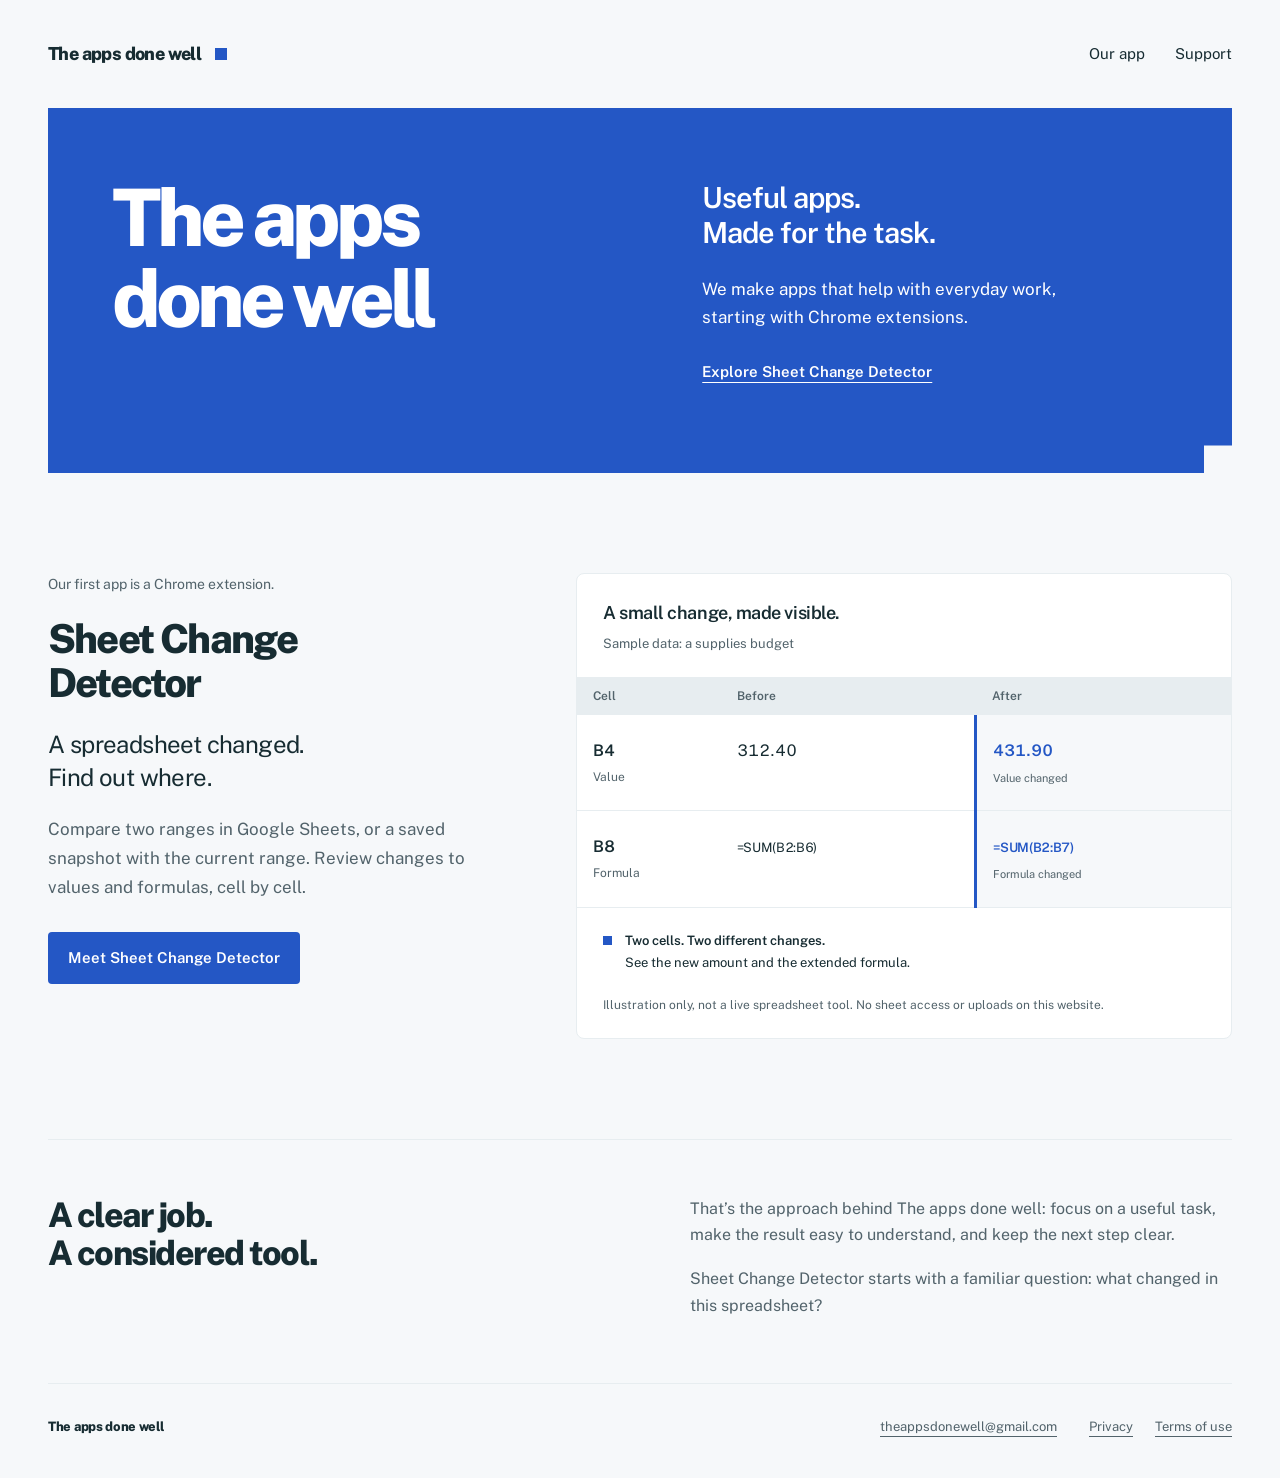
<file: index.html>
<!DOCTYPE html>
<html lang="en">
<head>
  <meta charset="UTF-8">
  <meta name="viewport" content="width=device-width, initial-scale=1.0">
  <title>The apps done well — Useful apps, starting with Chrome extensions</title>
  <meta name="description" content="The apps done well makes useful apps, starting with Chrome extensions. Meet Sheet Change Detector, a tool for finding changes in Google Sheets.">
  <link rel="canonical" href="https://theappsdonewell.github.io/">
  <meta property="og:title" content="The apps done well">
  <meta property="og:description" content="Useful apps, starting with Chrome extensions. Discover Sheet Change Detector.">
  <meta property="og:url" content="https://theappsdonewell.github.io/">
  <meta property="og:type" content="website">
  <link rel="stylesheet" href="/styles.css">
</head>
<body class="company-site">
  <a class="skip-link" href="#main">Skip to content</a>
  <div class="site-wrap">
    <header class="site-header">
      <a class="wordmark" href="/" aria-label="The apps done well home">The apps done well<span class="maker-mark" aria-hidden="true"></span></a>
      <nav aria-label="Main navigation">
        <a href="/apps/sheet-change-detector/">Our app</a>
        <a href="mailto:theappsdonewell@gmail.com">Support</a>
      </nav>
    </header>
    <main id="main" tabindex="-1">
      <section class="company-intro" aria-labelledby="company-heading">
        <h1 id="company-heading">The apps<br>done well</h1>
        <div class="intro-copy">
          <p class="intro-statement">Useful apps.<br>Made for the task.</p>
          <p>We make apps that help with everyday work, starting with Chrome extensions.</p>
          <a class="light-link" href="/apps/sheet-change-detector/">Explore Sheet Change Detector</a>
        </div>
      </section>

      <section class="product-discovery" aria-labelledby="product-heading">
        <div class="product-copy">
          <p class="context">Our first app is a Chrome extension.</p>
          <h2 id="product-heading">Sheet Change Detector</h2>
          <p>A spreadsheet changed.<br>Find out where.</p>
          <p>Compare two ranges in Google Sheets, or a saved snapshot with the current range. Review changes to values and formulas, cell by cell.</p>
          <a class="button-link" href="/apps/sheet-change-detector/">Meet Sheet Change Detector</a>
        </div>
        <figure class="comparison" aria-labelledby="sample-caption">
          <figcaption id="sample-caption"><strong>A small change, made visible.</strong><span>Sample data: a supplies budget</span></figcaption>
          <table>
            <caption class="visually-hidden">Two changed cells in a sample budget, comparing a saved snapshot with the current range</caption>
            <thead><tr><th scope="col">Cell</th><th scope="col">Before</th><th scope="col">After</th></tr></thead>
            <tbody>
              <tr><th scope="row">B4<span>Value</span></th><td>312.40</td><td class="changed-value">431.90<span class="change-label">Value changed</span></td></tr>
              <tr><th scope="row">B8<span>Formula</span></th><td><code>=SUM(B2:B6)</code></td><td class="changed-value"><code>=SUM(B2:B7)</code><span class="change-label">Formula changed</span></td></tr>
            </tbody>
          </table>
          <div class="sample-result"><span class="result-marker" aria-hidden="true"></span><p><strong>Two cells. Two different changes.</strong><br>See the new amount and the extended formula.</p></div>
          <p class="sample-note">Illustration only, not a live spreadsheet tool. No sheet access or uploads on this website.</p>
        </figure>
      </section>

      <section class="maker-note" aria-labelledby="approach-heading">
        <h2 id="approach-heading">A clear job.<br>A considered tool.</h2>
        <div><p>That’s the approach behind The apps done well: focus on a useful task, make the result easy to understand, and keep the next step clear.</p><p>Sheet Change Detector starts with a familiar question: what changed in this spreadsheet?</p></div>
      </section>
    </main>
    <footer class="site-footer">
      <p class="footer-name">The apps done well</p>
      <a class="support-link" href="mailto:theappsdonewell@gmail.com">theappsdonewell@gmail.com</a>
      <nav aria-label="Legal"><a href="/privacy.html">Privacy</a><a href="/terms.html">Terms of use</a></nav>
    </footer>
  </div>
</body>
</html>
</file>
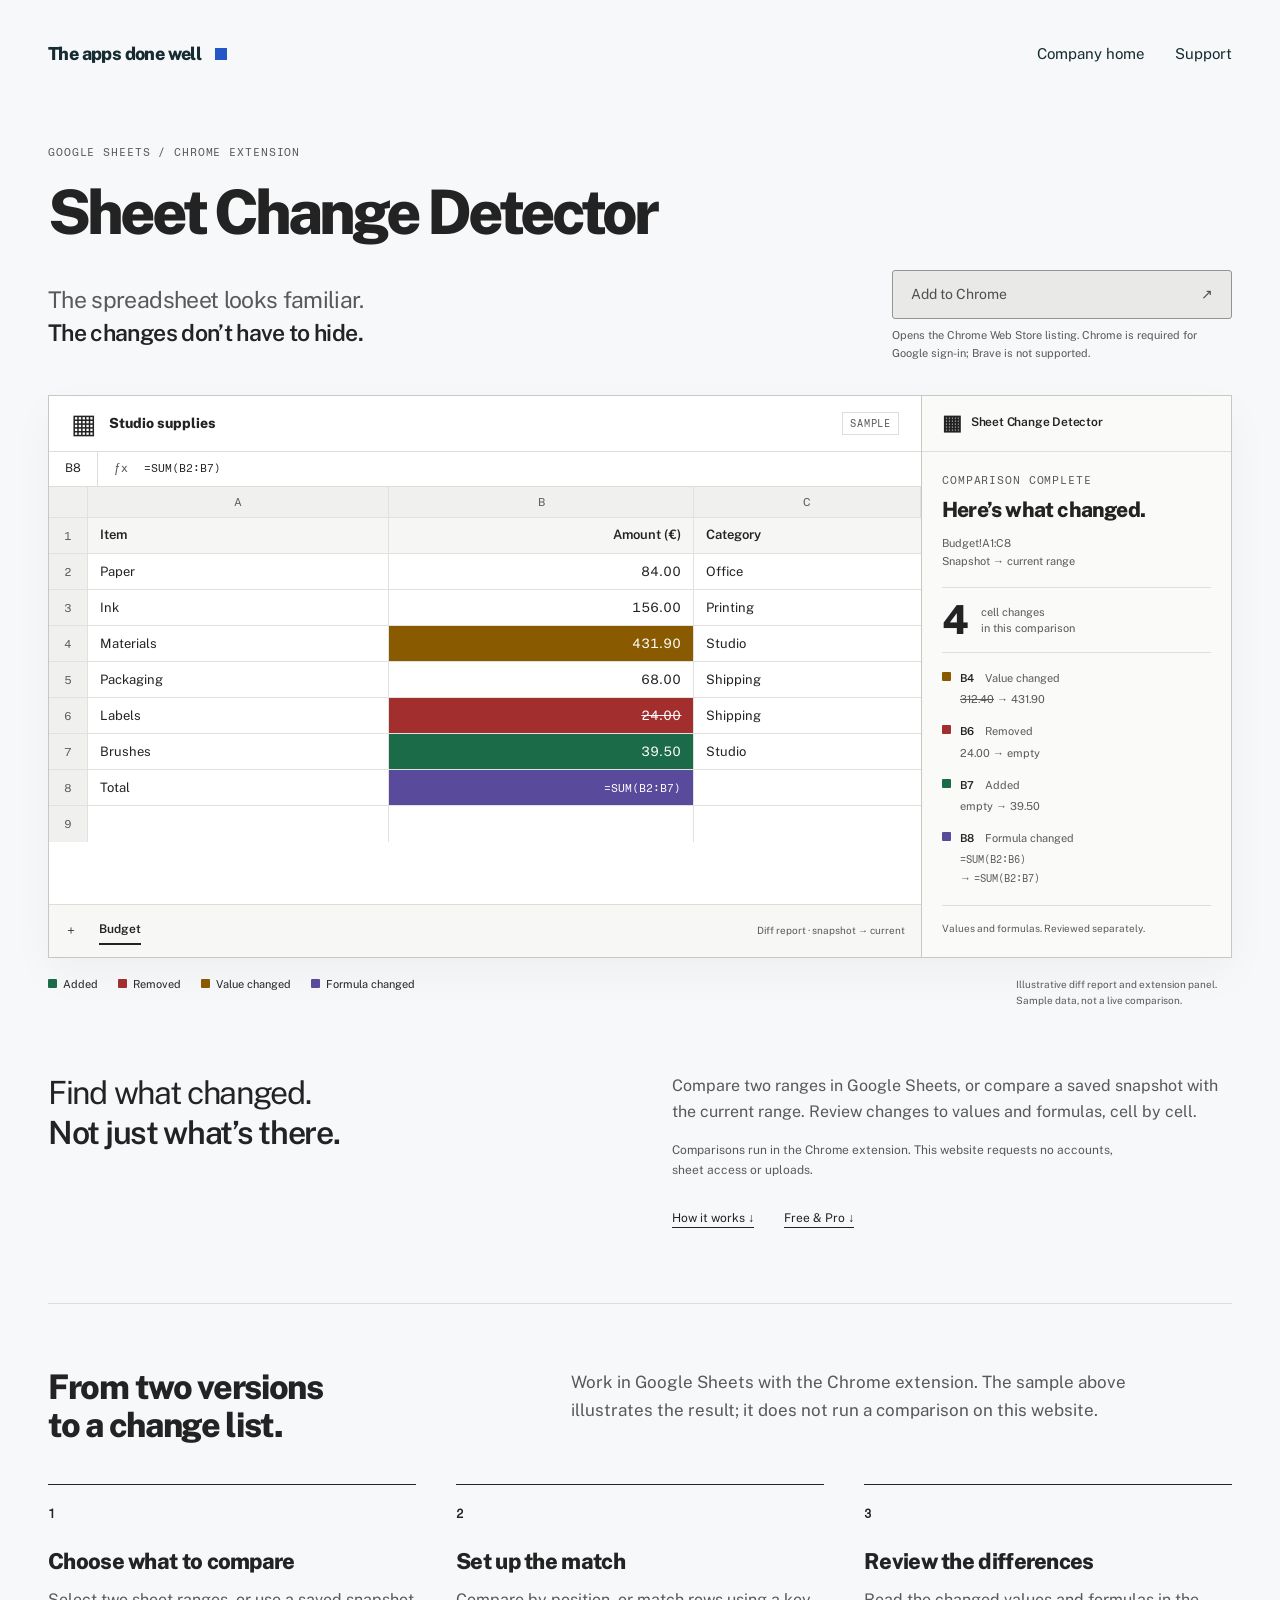
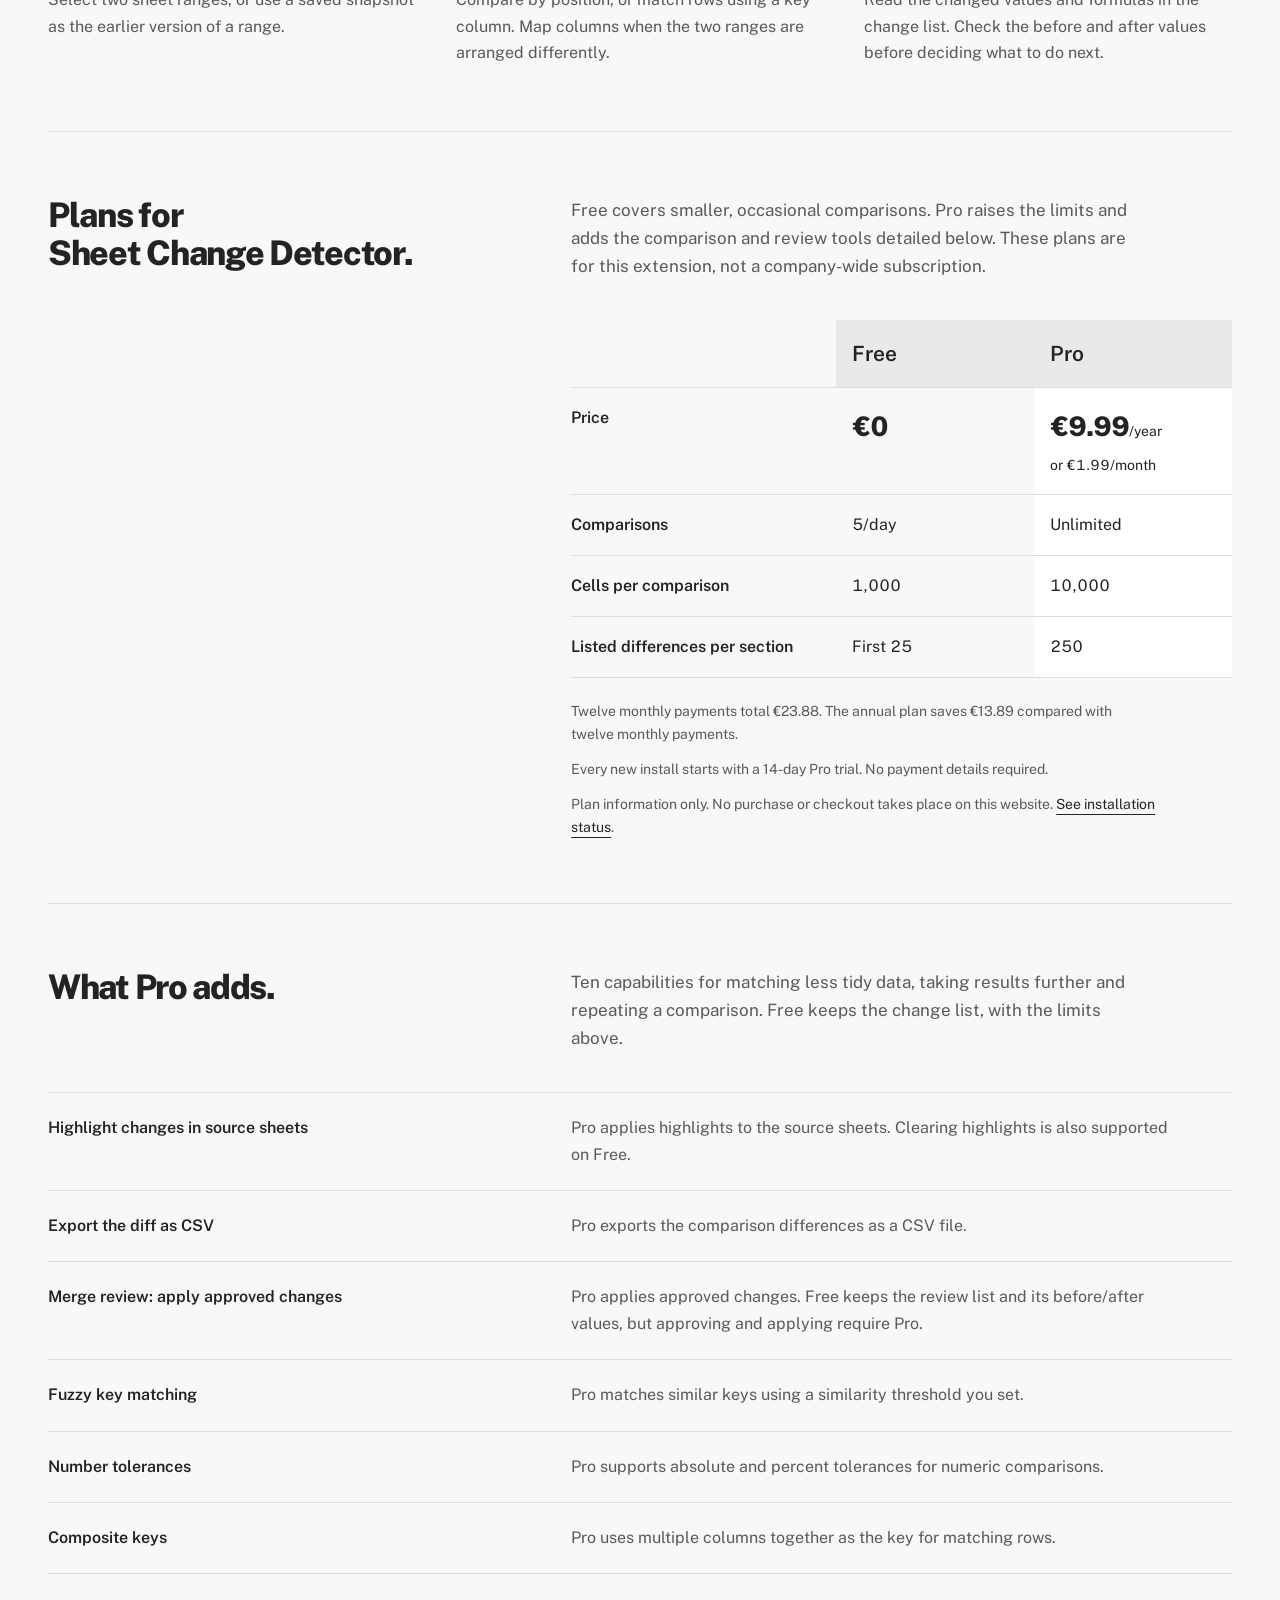
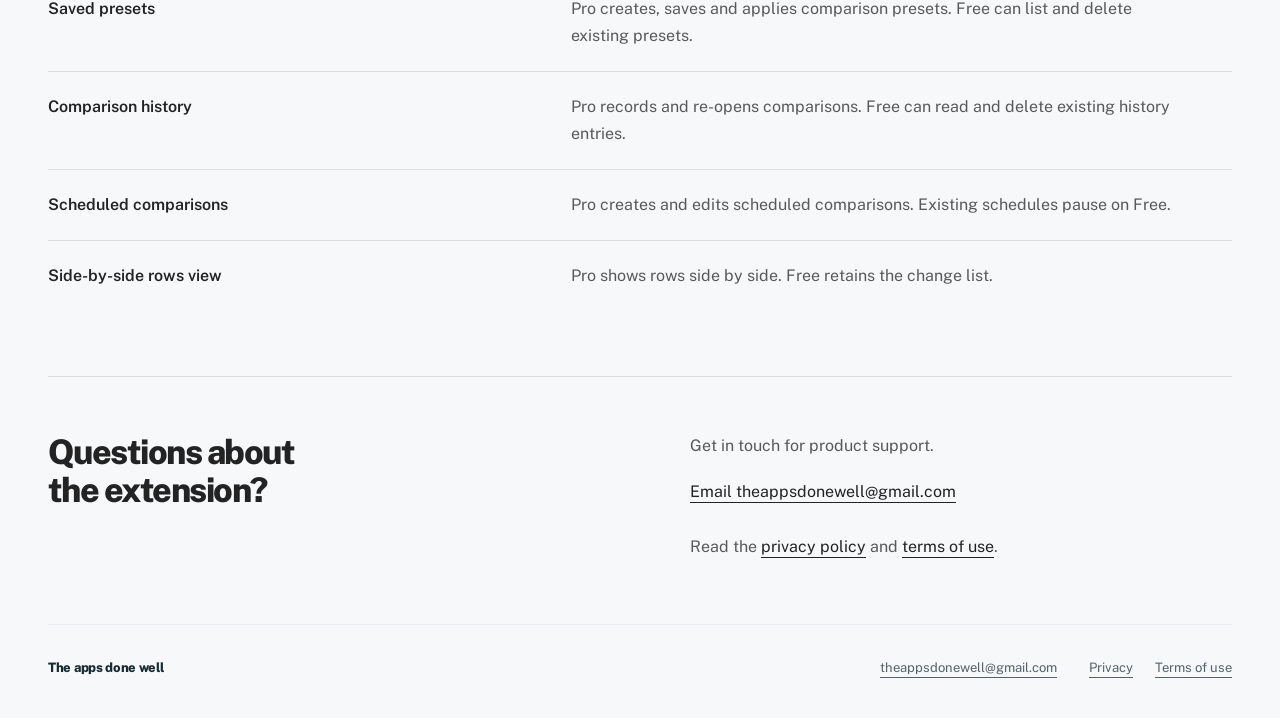
<file: apps/sheet-change-detector/index.html>
<!DOCTYPE html>
<html lang="en">
<head>
  <meta charset="UTF-8">
  <meta name="viewport" content="width=device-width, initial-scale=1.0">
  <title>Sheet Change Detector — The apps done well</title>
  <meta name="description" content="A Chrome extension for comparing values and formulas in Google Sheets. Compare two ranges or a saved snapshot and review cell-level changes.">
  <link rel="canonical" href="https://theappsdonewell.github.io/apps/sheet-change-detector/">
  <meta property="og:title" content="Sheet Change Detector — The apps done well">
  <meta property="og:description" content="Find what changed in Google Sheets. Compare values and formulas, cell by cell.">
  <meta property="og:url" content="https://theappsdonewell.github.io/apps/sheet-change-detector/">
  <meta property="og:type" content="website">
  <link rel="stylesheet" href="/styles.css">
  <link rel="stylesheet" href="/apps/sheet-change-detector/product.css">
</head>
<body class="company-site product-page">
  <a class="skip-link" href="#main">Skip to content</a>
  <div class="site-wrap">
    <header class="site-header">
      <a class="wordmark" href="/" aria-label="The apps done well home">The apps done well<span class="maker-mark" aria-hidden="true"></span></a>
      <nav aria-label="Main navigation"><a href="/">Company home</a><a href="mailto:theappsdonewell@gmail.com">Support</a></nav>
    </header>
    <main id="main" class="diff-product" tabindex="-1">
      <section class="product-intro" aria-labelledby="product-heading">
        <p class="context">GOOGLE SHEETS / CHROME EXTENSION</p>
        <h1 id="product-heading">Sheet Change Detector</h1>
        <div class="hero-bottom"><p class="product-lead">The spreadsheet looks familiar.<br><strong>The changes don’t have to hide.</strong></p><div id="installation" class="install-state"><a href="https://chromewebstore.google.com/detail/sheet-change-detector/fdaglnjlmdflcphdlikmecffibopgaje" aria-describedby="install-note">Add to Chrome <span aria-hidden="true">↗</span></a><p id="install-note">Opens the Chrome Web Store listing. Chrome is required for Google sign-in; Brave is not supported.</p></div></div>
      </section>

      <section id="sample" class="diff-demo" aria-labelledby="example-heading">
        <h2 id="example-heading" class="visually-hidden">A spreadsheet. Four kinds of change.</h2>
        <figure aria-labelledby="sample-caption">
          <div class="workspace">
            <div class="sheet">
              <div class="sheet-title"><span class="sheet-icon" aria-hidden="true">▦</span><strong>Studio supplies</strong><span class="sample-tag">SAMPLE</span></div>
              <div class="formula-bar"><span>B8</span><span aria-hidden="true">ƒx</span><code>=SUM(B2:B7)</code></div>
              <table class="sheet-grid">
                <caption class="visually-hidden">Sample diff report with added, removed, value and formula changes. Removed values are shown from the snapshot.</caption>
                <colgroup><col class="row-number"><col><col class="amount-column"><col class="note-column"></colgroup>
                <thead><tr><td></td><th scope="col">A</th><th scope="col">B</th><th scope="col">C</th></tr></thead>
                <tbody>
                  <tr class="sheet-labels"><th scope="row">1</th><td>Item</td><td>Amount (€)</td><td>Category</td></tr>
                  <tr><th scope="row">2</th><td>Paper</td><td>84.00</td><td>Office</td></tr>
                  <tr><th scope="row">3</th><td>Ink</td><td>156.00</td><td>Printing</td></tr>
                  <tr><th scope="row">4</th><td>Materials</td><td class="state-value"><span class="visually-hidden">Value changed: </span>431.90</td><td>Studio</td></tr>
                  <tr><th scope="row">5</th><td>Packaging</td><td>68.00</td><td>Shipping</td></tr>
                  <tr><th scope="row">6</th><td>Labels</td><td class="state-removed"><span class="visually-hidden">Removed: </span><del>24.00</del></td><td>Shipping</td></tr>
                  <tr><th scope="row">7</th><td>Brushes</td><td class="state-added"><span class="visually-hidden">Added: </span>39.50</td><td>Studio</td></tr>
                  <tr><th scope="row">8</th><td>Total</td><td class="state-formula"><span class="visually-hidden">Formula changed: </span><code>=SUM(B2:B7)</code></td><td></td></tr>
                  <tr class="empty-row"><th scope="row">9</th><td></td><td></td><td></td></tr>
                </tbody>
              </table>
              <div class="sheet-tabs"><span aria-hidden="true">＋</span><strong>Budget</strong><span>Diff report · snapshot → current</span></div>
            </div>
            <aside class="extension-panel" aria-label="Illustrative extension side panel">
              <div class="panel-brand"><span aria-hidden="true">▦</span> Sheet Change Detector</div>
              <div class="panel-content"><p class="panel-eyebrow">COMPARISON COMPLETE</p><h3>Here’s what changed.</h3><p class="panel-range">Budget!A1:C8<br>Snapshot → current range</p>
                <div class="change-count"><strong>4</strong><span>cell changes<br>in this comparison</span></div>
                <ul class="panel-changes">
                  <li><span class="state-dot value-dot" aria-hidden="true"></span><div><strong>B4 <span>Value changed</span></strong><p><del>312.40</del> → 431.90</p></div></li>
                  <li><span class="state-dot removed-dot" aria-hidden="true"></span><div><strong>B6 <span>Removed</span></strong><p>24.00 → empty</p></div></li>
                  <li><span class="state-dot added-dot" aria-hidden="true"></span><div><strong>B7 <span>Added</span></strong><p>empty → 39.50</p></div></li>
                  <li><span class="state-dot formula-dot" aria-hidden="true"></span><div><strong>B8 <span>Formula changed</span></strong><p><code>=SUM(B2:B6)</code><br>→ <code>=SUM(B2:B7)</code></p></div></li>
                </ul>
                <p class="panel-footnote">Values and formulas. Reviewed separately.</p>
              </div>
            </aside>
          </div>
          <figcaption id="sample-caption"><ul class="diff-legend" aria-label="Change colours"><li><span class="state-dot added-dot" aria-hidden="true"></span>Added</li><li><span class="state-dot removed-dot" aria-hidden="true"></span>Removed</li><li><span class="state-dot value-dot" aria-hidden="true"></span>Value changed</li><li><span class="state-dot formula-dot" aria-hidden="true"></span>Formula changed</li></ul><p>Illustrative diff report and extension panel. Sample data, not a live comparison.</p></figcaption>
        </figure>
        <div class="demo-summary"><p>Find what changed.<br><strong>Not just what’s there.</strong></p><div><p>Compare two ranges in Google Sheets, or compare a saved snapshot with the current range. Review changes to values and formulas, cell by cell.</p><p class="demo-privacy">Comparisons run in the Chrome extension. This website requests no accounts, sheet access or uploads.</p><nav class="journey-nav" aria-label="On this page"><a href="#workflow">How it works ↓</a><a href="#plans">Free &amp; Pro ↓</a></nav></div></div>
      </section>
      <section id="workflow" class="journey-section" aria-labelledby="workflow-heading">
        <div class="section-intro"><h2 id="workflow-heading">From two versions<br>to a change list.</h2><p>Work in Google Sheets with the Chrome extension. The sample above illustrates the result; it does not run a comparison on this website.</p></div>
        <ol class="workflow-steps">
          <li><h3>Choose what to compare</h3><p>Select two sheet ranges, or use a saved snapshot as the earlier version of a range.</p></li>
          <li><h3>Set up the match</h3><p>Compare by position, or match rows using a key column. Map columns when the two ranges are arranged differently.</p></li>
          <li><h3>Review the differences</h3><p>Read the changed values and formulas in the change list. Check the before and after values before deciding what to do next.</p></li>
        </ol>
      </section>
      <section id="plans" class="journey-section" aria-labelledby="plans-heading">
        <div class="section-intro"><h2 id="plans-heading">Plans for<br>Sheet Change Detector.</h2><p>Free covers smaller, occasional comparisons. Pro raises the limits and adds the comparison and review tools detailed below. These plans are for this extension, not a company-wide subscription.</p></div>
        <div class="plan-comparison">
          <table class="plans-table">
            <caption class="visually-hidden">Sheet Change Detector plan prices and comparison limits</caption>
            <thead><tr><td></td><th scope="col">Free</th><th scope="col">Pro</th></tr></thead>
            <tbody>
              <tr class="plan-price"><th scope="row">Price</th><td><strong>€0</strong></td><td><strong>€9.99<span>/year</span></strong><span class="monthly-price">or €1.99/month</span></td></tr>
              <tr><th scope="row">Comparisons</th><td>5/day</td><td>Unlimited</td></tr>
              <tr><th scope="row">Cells per comparison</th><td>1,000</td><td>10,000</td></tr>
              <tr><th scope="row">Listed differences per section</th><td>First 25</td><td>250</td></tr>
            </tbody>
          </table>
          <p class="plan-note">Twelve monthly payments total €23.88. The annual plan saves €13.89 compared with twelve monthly payments.</p>
          <p class="plan-note">Every new install starts with a 14-day Pro trial. No payment details required.</p>
          <p class="plan-note">Plan information only. No purchase or checkout takes place on this website. <a href="#installation">See installation status</a>.</p>
        </div>
      </section>
      <section class="journey-section pro-section" aria-labelledby="pro-heading">
        <div class="section-intro"><h2 id="pro-heading">What Pro adds.</h2><p>Ten capabilities for matching less tidy data, taking results further and repeating a comparison. Free keeps the change list, with the limits above.</p></div>
        <dl class="capability-list">
          <div><dt>Highlight changes in source sheets</dt><dd>Pro applies highlights to the source sheets. Clearing highlights is also supported on Free.</dd></div>
          <div><dt>Export the diff as CSV</dt><dd>Pro exports the comparison differences as a CSV file.</dd></div>
          <div><dt>Merge review: apply approved changes</dt><dd>Pro applies approved changes. Free keeps the review list and its before/after values, but approving and applying require Pro.</dd></div>
          <div><dt>Fuzzy key matching</dt><dd>Pro matches similar keys using a similarity threshold you set.</dd></div>
          <div><dt>Number tolerances</dt><dd>Pro supports absolute and percent tolerances for numeric comparisons.</dd></div>
          <div><dt>Composite keys</dt><dd>Pro uses multiple columns together as the key for matching rows.</dd></div>
          <div><dt>Saved presets</dt><dd>Pro creates, saves and applies comparison presets. Free can list and delete existing presets.</dd></div>
          <div><dt>Comparison history</dt><dd>Pro records and re-opens comparisons. Free can read and delete existing history entries.</dd></div>
          <div><dt>Scheduled comparisons</dt><dd>Pro creates and edits scheduled comparisons. Existing schedules pause on Free.</dd></div>
          <div><dt>Side-by-side rows view</dt><dd>Pro shows rows side by side. Free retains the change list.</dd></div>
        </dl>
      </section>
      <section class="maker-note" aria-labelledby="questions-heading"><h2 id="questions-heading">Questions about<br>the extension?</h2><div><p>Get in touch for product support.</p><a class="text-link" href="mailto:theappsdonewell@gmail.com">Email theappsdonewell@gmail.com</a><p class="legal-note">Read the <a href="/privacy.html">privacy policy</a> and <a href="/terms.html">terms of use</a>.</p></div></section>
    </main>
    <footer class="site-footer"><p class="footer-name">The apps done well</p><a class="support-link" href="mailto:theappsdonewell@gmail.com">theappsdonewell@gmail.com</a><nav aria-label="Legal"><a href="/privacy.html">Privacy</a><a href="/terms.html">Terms of use</a></nav></footer>
  </div>
</body>
</html>
</file>
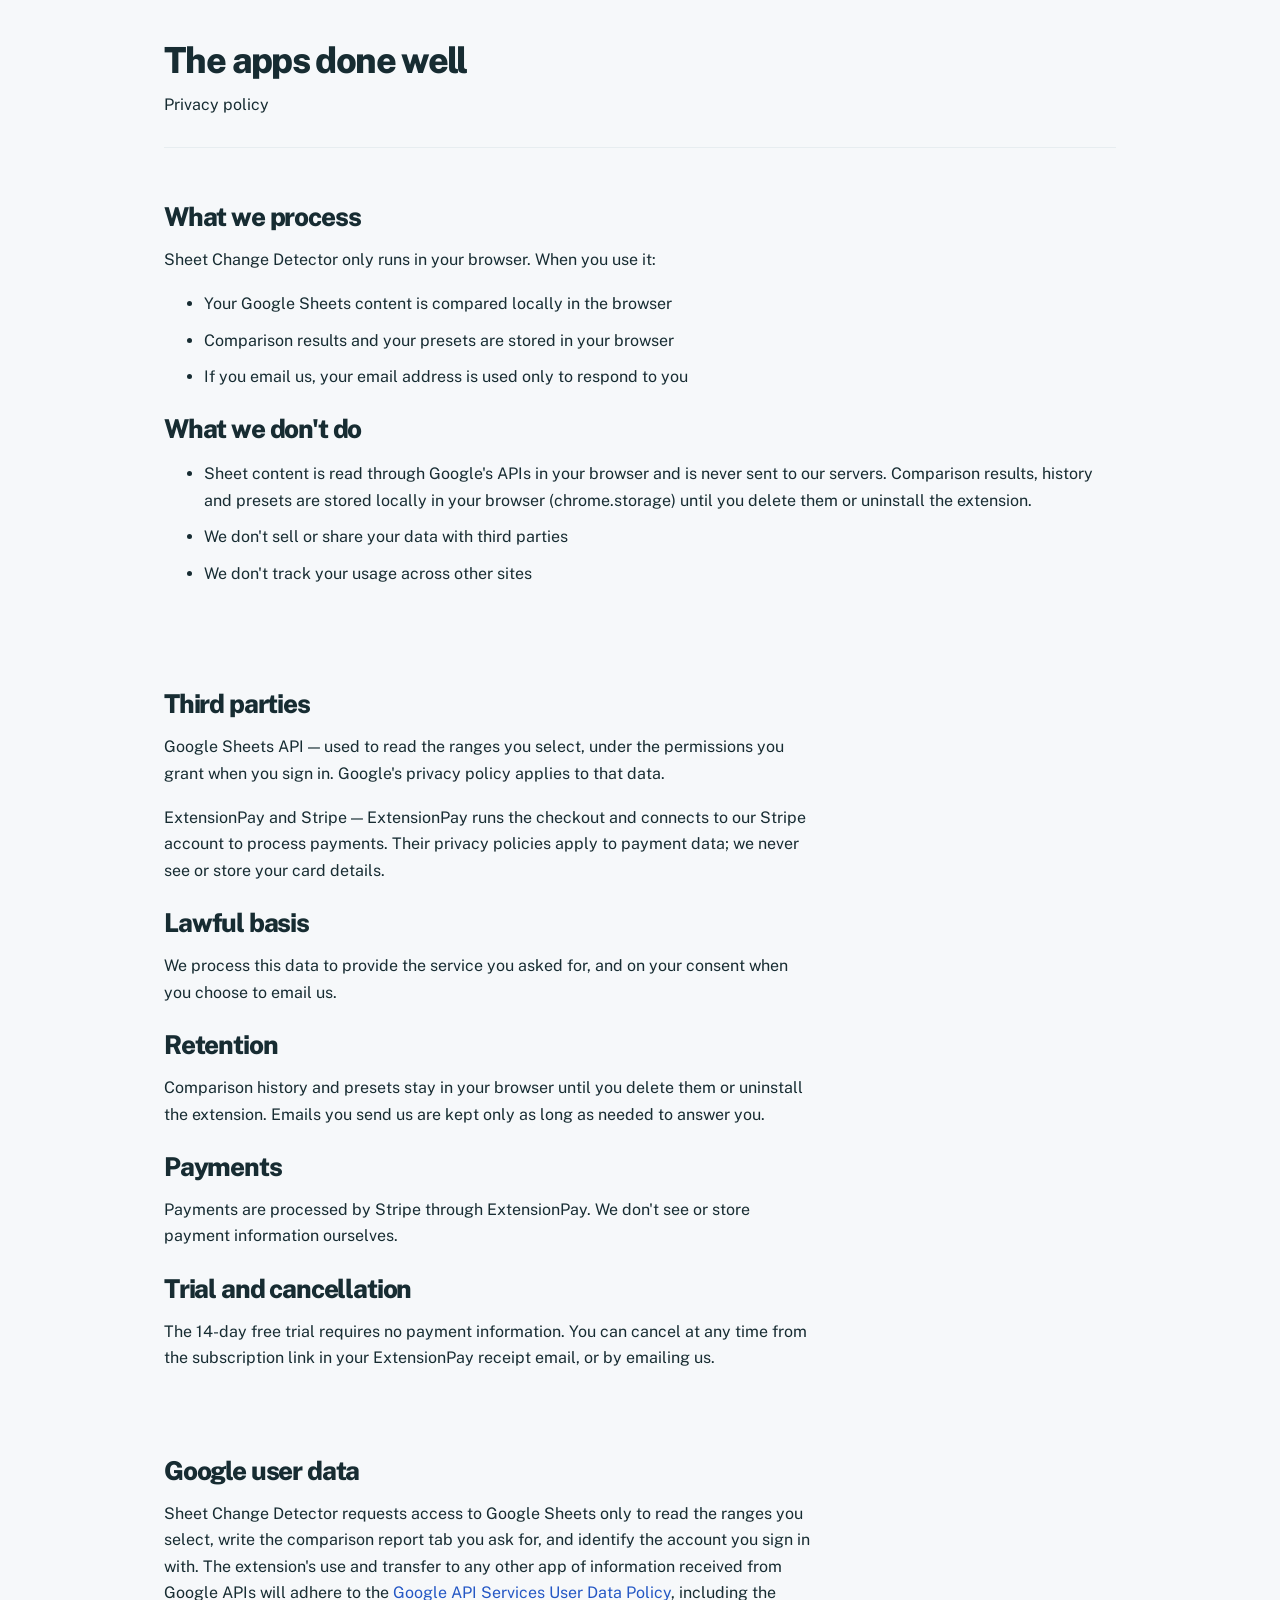
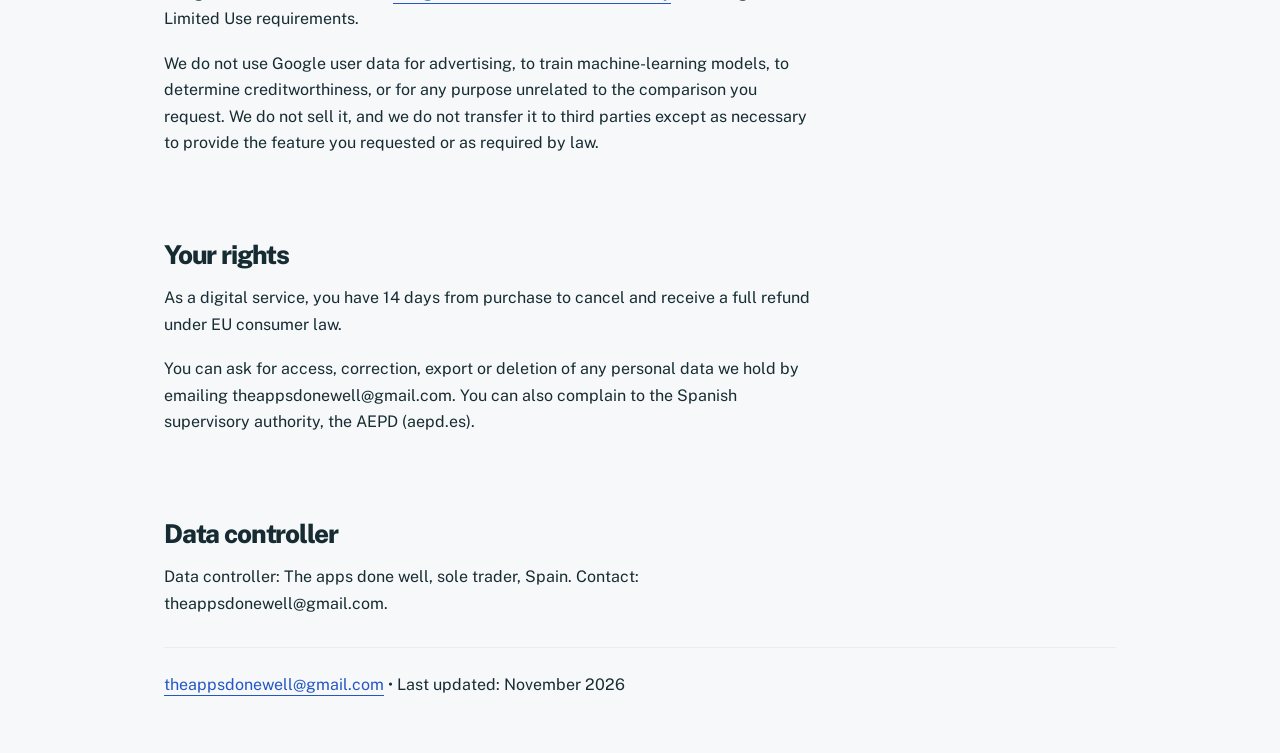
<file: privacy.html>
<!DOCTYPE html>
<html lang="en">
<head>
  <meta charset="UTF-8">
  <meta name="viewport" content="width=device-width, initial-scale=1.0">
  <title>Privacy policy - The apps done well</title>
  <meta name="description" content="Privacy policy for Sheet Change Detector Chrome extension. Learn what data we process and store.">
  <link rel="canonical" href="https://theappsdonewell.github.io/privacy.html">
  <meta property="og:title" content="Privacy policy - The apps done well">
  <meta property="og:description" content="Privacy policy for Sheet Change Detector Chrome extension.">
  <link rel="stylesheet" href="styles.css">
</head>
<body>
  <div class="container">
    <header>
      <h1>The apps done well</h1>
      <p>Privacy policy</p>
    </header>

    <section class="section">
      <h2 class="section-title">What we process</h2>
      <p>Sheet Change Detector only runs in your browser. When you use it:</p>
      <ul>
        <li>Your Google Sheets content is compared locally in the browser</li>
        <li>Comparison results and your presets are stored in your browser</li>
        <li>If you email us, your email address is used only to respond to you</li>
      </ul>

      <h2 class="section-title">What we don't do</h2>
      <ul>
        <li>Sheet content is read through Google's APIs in your browser and is never sent to our servers. Comparison results, history and presets are stored locally in your browser (chrome.storage) until you delete them or uninstall the extension.</li>
        <li>We don't sell or share your data with third parties</li>
        <li>We don't track your usage across other sites</li>
      </ul>
    </section>

    <section class="section">
      <h2 class="section-title">Third parties</h2>
      <p>Google Sheets API — used to read the ranges you select, under the permissions you grant when you sign in. Google's privacy policy applies to that data.</p>
      <p>ExtensionPay and Stripe — ExtensionPay runs the checkout and connects to our Stripe account to process payments. Their privacy policies apply to payment data; we never see or store your card details.</p>

      <h2 class="section-title">Lawful basis</h2>
      <p>We process this data to provide the service you asked for, and on your consent when you choose to email us.</p>

      <h2 class="section-title">Retention</h2>
      <p>Comparison history and presets stay in your browser until you delete them or uninstall the extension. Emails you send us are kept only as long as needed to answer you.</p>

      <h2 class="section-title">Payments</h2>
      <p>Payments are processed by Stripe through ExtensionPay. We don't see or store payment information ourselves.</p>

      <h2 class="section-title">Trial and cancellation</h2>
      <p>The 14-day free trial requires no payment information. You can cancel at any time from the subscription link in your ExtensionPay receipt email, or by emailing us.</p>
    </section>

    <section class="section">
      <h2 class="section-title">Google user data</h2>
      <p>Sheet Change Detector requests access to Google Sheets only to read the ranges you select, write the comparison report tab you ask for, and identify the account you sign in with. The extension's use and transfer to any other app of information received from Google APIs will adhere to the <a href="https://developers.google.com/terms/api-services-user-data-policy">Google API Services User Data Policy</a>, including the Limited Use requirements.</p>
      <p>We do not use Google user data for advertising, to train machine-learning models, to determine creditworthiness, or for any purpose unrelated to the comparison you request. We do not sell it, and we do not transfer it to third parties except as necessary to provide the feature you requested or as required by law.</p>
    </section>

    <section class="section">
      <h2 class="section-title">Your rights</h2>
      <p>As a digital service, you have 14 days from purchase to cancel and receive a full refund under EU consumer law.</p>
      <p>You can ask for access, correction, export or deletion of any personal data we hold by emailing theappsdonewell@gmail.com. You can also complain to the Spanish supervisory authority, the AEPD (aepd.es).</p>
    </section>

    <section class="section">
      <h2 class="section-title">Data controller</h2>
      <p>Data controller: The apps done well, sole trader, Spain. Contact: theappsdonewell@gmail.com.</p>
    </section>

    <footer>
      <p><a href="mailto:theappsdonewell@gmail.com">theappsdonewell@gmail.com</a> • Last updated: November 2026</p>
    </footer>
  </div>
</body>
</html>
</file>
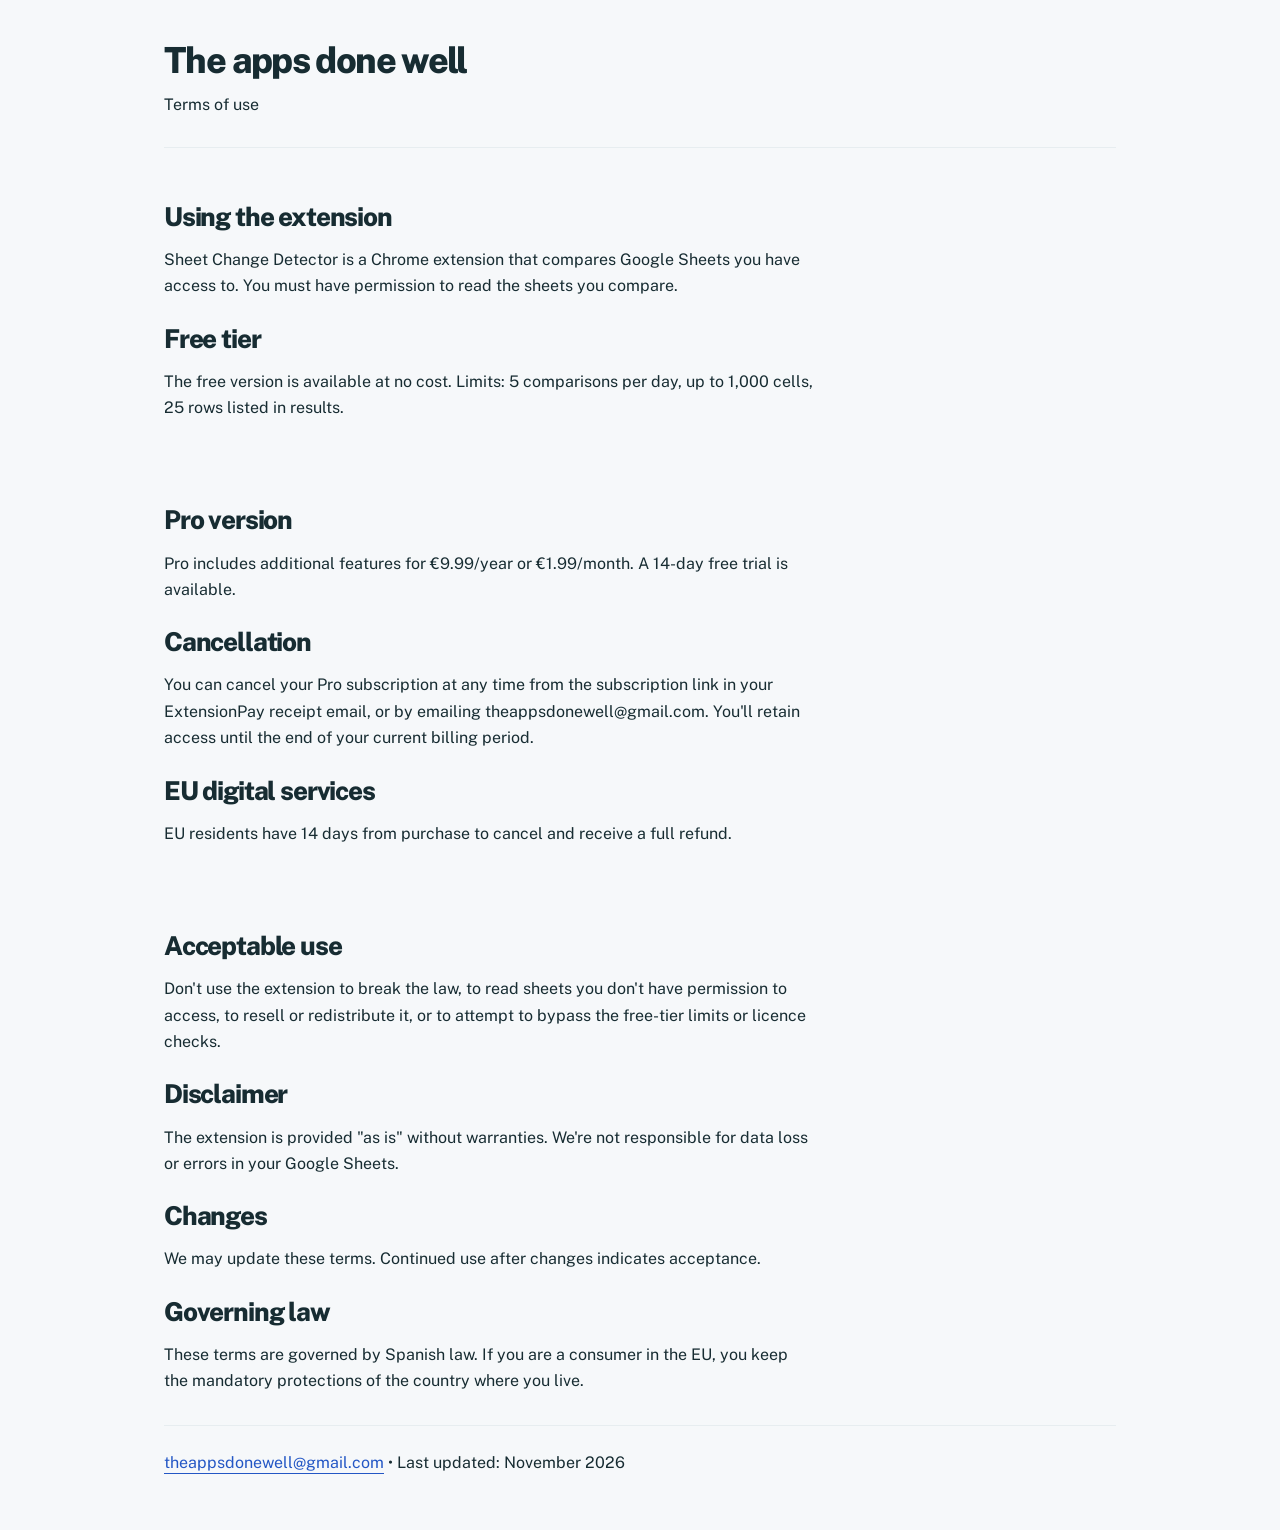
<file: terms.html>
<!DOCTYPE html>
<html lang="en">
<head>
  <meta charset="UTF-8">
  <meta name="viewport" content="width=device-width, initial-scale=1.0">
  <title>Terms of use - The apps done well</title>
  <meta name="description" content="Terms of use for Sheet Change Detector Chrome extension.">
  <link rel="canonical" href="https://theappsdonewell.github.io/terms.html">
  <meta property="og:title" content="Terms of use - The apps done well">
  <meta property="og:description" content="Terms of use for Sheet Change Detector Chrome extension.">
  <link rel="stylesheet" href="styles.css">
</head>
<body>
  <div class="container">
    <header>
      <h1>The apps done well</h1>
      <p>Terms of use</p>
    </header>

    <section class="section">
      <h2 class="section-title">Using the extension</h2>
      <p>Sheet Change Detector is a Chrome extension that compares Google Sheets you have access to. You must have permission to read the sheets you compare.</p>

      <h2 class="section-title">Free tier</h2>
      <p>The free version is available at no cost. Limits: 5 comparisons per day, up to 1,000 cells, 25 rows listed in results.</p>
    </section>

    <section class="section">
      <h2 class="section-title">Pro version</h2>
      <p>Pro includes additional features for €9.99/year or €1.99/month. A 14-day free trial is available.</p>

      <h2 class="section-title">Cancellation</h2>
      <p>You can cancel your Pro subscription at any time from the subscription link in your ExtensionPay receipt email, or by emailing theappsdonewell@gmail.com. You'll retain access until the end of your current billing period.</p>

      <h2 class="section-title">EU digital services</h2>
      <p>EU residents have 14 days from purchase to cancel and receive a full refund.</p>
    </section>

    <section class="section">
      <h2 class="section-title">Acceptable use</h2>
      <p>Don't use the extension to break the law, to read sheets you don't have permission to access, to resell or redistribute it, or to attempt to bypass the free-tier limits or licence checks.</p>

      <h2 class="section-title">Disclaimer</h2>
      <p>The extension is provided "as is" without warranties. We're not responsible for data loss or errors in your Google Sheets.</p>

      <h2 class="section-title">Changes</h2>
      <p>We may update these terms. Continued use after changes indicates acceptance.</p>

      <h2 class="section-title">Governing law</h2>
      <p>These terms are governed by Spanish law. If you are a consumer in the EU, you keep the mandatory protections of the country where you live.</p>
    </section>

    <footer>
      <p><a href="mailto:theappsdonewell@gmail.com">theappsdonewell@gmail.com</a> • Last updated: November 2026</p>
    </footer>
  </div>
</body>
</html>
</file>
<file: styles.css>
@font-face{font-family:'Public Sans';src:url('/fonts/public-sans-400.woff2') format('woff2');font-weight:400;font-display:swap}
@font-face{font-family:'Public Sans';src:url('/fonts/public-sans-600.woff2') format('woff2');font-weight:600;font-display:swap}
@font-face{font-family:'Public Sans';src:url('/fonts/public-sans-800.woff2') format('woff2');font-weight:800;font-display:swap}

:root{--paper:#F6F8FA;--ink:#172C32;--slate:#52636B;--blue:#2457C5;--mist:#E7EDF0;--white:#FFFFFF}
*{box-sizing:border-box}
html{-webkit-text-size-adjust:100%;scroll-padding-top:24px}
body{margin:0;background:var(--paper);color:var(--ink);font:400 18px/1.65 'Public Sans',sans-serif}
a{color:var(--blue);text-underline-offset:5px;text-decoration-thickness:1px}
a:hover{text-decoration-thickness:2px}
a:focus-visible,button:focus-visible,[tabindex]:focus-visible{outline:3px solid var(--blue);outline-offset:5px}
h1,h2,h3,p,figure{margin:0}
h1,h2,h3{font-weight:800;line-height:1.12;letter-spacing:-.045em;text-wrap:balance}
p{max-width:65ch}
p+p{margin-top:18px}
button{font:600 16px/1.4 'Public Sans',sans-serif}
.site-wrap{width:min(1328px,100%);margin-inline:auto;padding-inline:48px}
.site-header{display:flex;align-items:center;justify-content:space-between;gap:28px;padding-block:32px}
.wordmark{display:inline-flex;align-items:center;gap:14px;color:var(--ink);font-weight:800;font-size:18px;letter-spacing:-.6px;text-decoration:none}
.maker-mark{width:12px;height:12px;background:var(--blue)}
.site-header nav,.site-footer nav{display:flex;gap:30px;align-items:center}
.site-header nav a{font-size:15px;color:var(--ink);text-decoration:none;display:inline-flex;align-items:center;min-height:44px}
.site-header nav a:hover{text-decoration:underline}
.company-intro{display:grid;grid-template-columns:1.13fr 1fr;gap:64px;background:var(--blue);color:var(--white);padding:70px 64px 84px;clip-path:polygon(0 0,100% 0,100% calc(100% - 28px),calc(100% - 28px) calc(100% - 28px),calc(100% - 28px) 100%,0 100%)}
.company-intro h1{font-size:clamp(60px,6.2vw,80px);line-height:1.02;letter-spacing:-.065em;align-self:start}
.intro-copy{padding-top:3px;max-width:370px}
.intro-statement{font-size:29px;line-height:1.2;letter-spacing:-1px;font-weight:600;margin-bottom:24px}
.intro-copy>p:not(.intro-statement){font-size:17px;line-height:1.65}
.light-link{display:inline-block;color:var(--white);font-size:15px;font-weight:600;margin-top:24px;padding-block:5px}
.company-intro a:focus-visible{outline-color:var(--white);outline-offset:4px}
.product-discovery,.overview-sample{display:grid;grid-template-columns:minmax(0,.82fr) minmax(0,1.18fr);gap:72px;align-items:start;padding-block:100px}
.context{font-size:14px;color:var(--slate);margin-bottom:20px}
.product-copy h2{font-size:40px;max-width:10em}
.product-copy>p:not(.context){font-size:17px;color:var(--slate);line-height:1.7;margin-top:22px}
.product-copy h2+p{color:var(--ink)!important;font-size:24px!important;line-height:1.35!important;letter-spacing:-.6px}
.button-link{display:inline-block;background:var(--blue);color:var(--white);padding:14px 20px;margin-top:30px;font-size:15px;font-weight:600;text-decoration:none;border-radius:4px}
.button-link:hover{background:var(--ink)}
.comparison{margin:0;min-width:0;background:var(--white);border:1px solid var(--mist);border-radius:8px;overflow:hidden}
.comparison figcaption{padding:24px 26px 22px}
.comparison figcaption strong{display:block;font-size:18px;font-weight:600;letter-spacing:-.45px}
.comparison figcaption span{display:block;font-size:13px;color:var(--slate);margin-top:5px}
.comparison table{width:100%;border-collapse:collapse;table-layout:fixed;font-size:16px;line-height:1.5;font-variant-numeric:tabular-nums}
.comparison thead th{background:var(--mist);color:var(--slate);font-size:12px;font-weight:600;padding:10px 16px;text-align:left}
.comparison thead th:first-child{width:22%}
.comparison tbody th,.comparison td{padding:24px 16px;border-bottom:1px solid var(--mist);text-align:left;vertical-align:top}
.comparison tbody th{font-size:16px;font-weight:600}
.comparison tbody th span{display:block;color:var(--slate);font-size:12px;font-weight:400;margin-top:5px}
.comparison code{font:inherit;font-size:13px;white-space:nowrap;letter-spacing:-.35px}
.comparison .changed-value{background:var(--paper);color:var(--blue);font-weight:600;border-left:3px solid var(--blue)}
.change-label{display:block;color:var(--slate);font-size:11px;font-weight:400;margin-top:7px}
.sample-result{display:flex;align-items:start;gap:13px;padding:22px 26px;font-size:13px;line-height:1.7}
.sample-result strong{font-weight:600}
.result-marker{flex:0 0 9px;height:9px;background:var(--blue);margin-top:6px}
.sample-note{font-size:12px;color:var(--slate);line-height:1.65;padding:0 26px 22px;max-width:none}
.maker-note{display:grid;grid-template-columns:1fr 1fr;gap:100px;padding:56px 0 64px;border-top:1px solid var(--mist)}
.maker-note h2{font-size:34px}
.maker-note p{font-size:16px;color:var(--slate)}
.site-footer{border-top:1px solid var(--mist);padding:32px 0 40px;display:flex;align-items:center;flex-wrap:wrap;gap:20px 32px;font-size:13px}
.footer-name{font-weight:800;letter-spacing:-.3px;margin-right:auto}
.site-footer a{color:var(--slate)}
.site-footer nav{gap:22px}
.product-intro{padding:64px 0 62px;border-bottom:1px solid var(--mist)}
.product-intro h1{font-size:clamp(42px,5.3vw,68px);max-width:16em}
.product-lead{font-size:32px;line-height:1.25;letter-spacing:-1px;margin-top:28px}
.product-summary{display:grid;grid-template-columns:1.1fr 1fr;gap:96px;margin-top:34px}
.product-summary>p{font-size:17px;color:var(--slate)}
.install-state button{border:1px solid var(--slate);border-radius:4px;background:var(--mist);color:var(--slate);padding:15px 22px;cursor:not-allowed;opacity:1}
.install-state p{font-size:13px;color:var(--slate);margin-top:12px;max-width:36ch}
.overview-sample{padding-block:64px 80px}
.overview-sample h2{font-size:34px;margin-bottom:24px}
.overview-sample>div>p{font-size:17px;color:var(--slate)}
.text-link{font-size:16px;overflow-wrap:anywhere;display:inline-block;padding-block:8px}
.maker-note .text-link{margin-top:12px}
.legal-note{margin-top:20px}
.skip-link{position:absolute;left:24px;top:-100px;padding:10px 18px;background:var(--white);z-index:10}
.skip-link:focus{top:12px}
.visually-hidden{position:absolute;width:1px;height:1px;padding:0;margin:-1px;overflow:hidden;clip-path:inset(50%);white-space:nowrap;border:0}

/* Existing legal documents retain their published markup and readable layout. */
.container{max-width:1000px;margin:auto;padding:0 24px}
.container header{padding:40px 0 28px;border-bottom:1px solid var(--mist)}
.container header h1{font-size:36px;margin-bottom:12px}
.container .section{padding:30px 0}
.container h2{font-size:26px;margin:24px 0 16px}
.container p,.container li{font-size:16px}
.container li{margin-bottom:10px}
.container footer{padding:24px 0 40px;border-top:1px solid var(--mist);font-size:14px}
.container footer p{margin-bottom:14px}

@media(min-width:1600px){.site-wrap{padding-inline:48px}.company-intro{padding-top:80px;padding-bottom:94px}}
@media(max-width:1000px){
  .site-wrap{padding-inline:32px}
  .company-intro{padding:48px 40px 64px;gap:40px;grid-template-columns:1fr 1fr}
  .company-intro h1{font-size:60px}
  .intro-statement{font-size:25px}
  .product-discovery,.overview-sample{gap:32px;grid-template-columns:minmax(0,.8fr) minmax(0,1.2fr);padding-block:64px}
  .product-copy h2{font-size:32px}
  .comparison figcaption{padding:20px}
  .comparison tbody th,.comparison td{padding:20px 10px}
  .comparison thead th{padding-inline:10px}
  .comparison code{font-size:13px}
  .sample-result{padding:20px}
  .sample-note{padding:0 20px 20px}
  .maker-note{gap:40px}
  .product-summary{gap:40px}
}
@media(max-width:700px){
  .site-wrap{padding-inline:20px}
  .site-header{align-items:start;flex-direction:column;gap:5px;padding:24px 0 20px}
  .site-header nav{gap:24px}
  .wordmark{font-size:18px}
  .site-header nav a{font-size:14px}
  .company-intro{grid-template-columns:1fr;gap:32px;padding:38px 28px 54px}
  .company-intro h1{font-size:58px}
  .intro-copy{max-width:none;padding:0}
  .intro-statement{font-size:26px;margin-bottom:18px}
  .intro-copy>p:not(.intro-statement){font-size:16px}
  .light-link{font-size:14px;margin-top:18px}
  .product-discovery,.overview-sample{grid-template-columns:1fr;gap:34px;padding-block:48px}
  .product-copy h2{font-size:36px}
  .product-copy>p:not(.context){font-size:16px}
  .context{font-size:13px;margin-bottom:16px}
  .button-link{margin-top:24px;font-size:14px}
  .comparison figcaption strong{font-size:17px}
  .comparison figcaption span{font-size:12px}
  .comparison table{font-size:15px}
  .comparison code{font-size:12px}
  .comparison tbody th,.comparison td{padding-block:22px}
  .change-label{font-size:11px}
  .maker-note{grid-template-columns:1fr;gap:24px;padding-block:36px 44px}
  .maker-note h2,.overview-sample h2{font-size:30px}
  .site-footer{flex-direction:column;align-items:start;gap:16px;padding-block:28px}
  .site-footer nav a{display:inline-block;padding-block:8px}
  .product-intro{padding-block:32px 40px}
  .product-intro h1{font-size:44px}
  .product-lead{font-size:28px;margin-top:22px}
  .product-summary{grid-template-columns:1fr;gap:28px;margin-top:24px}
  .product-summary>p{font-size:16px}
}
@media(prefers-reduced-motion:reduce){*,*::before,*::after{animation:none!important;transition:none!important;scroll-behavior:auto!important}}

/* Product journey: the comparison leads; plans stay specific to this extension. */
.product-page .product-intro{padding-bottom:28px}
.product-page .product-lead{font-size:26px;color:var(--slate);margin-top:20px}
.journey-nav{display:flex;flex-wrap:wrap;gap:8px 30px;margin-top:26px}
.journey-nav a{display:inline-block;font-size:14px;padding-block:10px}
.journey-sample{padding-block:48px 72px;gap:64px}
.journey-sample .install-state{margin-top:28px}
.sample-explanation{border-top:1px solid var(--mist);font-size:14px;margin:0 26px 22px}
.sample-explanation summary{cursor:pointer;color:var(--blue);font-weight:600;padding-block:16px;min-height:48px}
.sample-explanation summary:focus-visible{outline:3px solid var(--blue);outline-offset:4px}
.sample-explanation>div{padding:10px 0 6px;color:var(--slate)}
.sample-explanation p+p{margin-top:12px}
.sample-explanation code{font-size:13px}
.journey-section{padding-block:64px 72px;border-top:1px solid var(--mist)}
.section-intro{display:grid;grid-template-columns:minmax(0,.82fr) minmax(0,1.18fr);gap:64px;align-items:start;margin-bottom:40px}
.section-intro h2{font-size:36px}
.section-intro>p{font-size:17px;color:var(--slate);max-width:58ch}
.workflow-steps{list-style:none;counter-reset:workflow;display:grid;grid-template-columns:repeat(3,minmax(0,1fr));gap:40px;margin:0;padding:0}
.workflow-steps li{counter-increment:workflow;border-top:2px solid var(--blue);padding-top:20px}
.workflow-steps li::before{content:counter(workflow);display:block;color:var(--blue);font-weight:600;font-size:16px;margin-bottom:24px}
.workflow-steps h3{font-size:22px;letter-spacing:-.7px;margin-bottom:14px}
.workflow-steps p{font-size:16px;color:var(--slate)}
.plan-comparison{margin-left:calc((100% - 64px)*.41 + 64px)}
.plans-table{width:100%;border-collapse:collapse;table-layout:fixed;font-size:16px;line-height:1.5;font-variant-numeric:tabular-nums}
.plans-table th,.plans-table td{padding:18px 16px;border-bottom:1px solid var(--mist);text-align:left;vertical-align:top}
.plans-table th:first-child,.plans-table thead td{width:40%;padding-left:0}
.plans-table th{font-weight:600}
.plans-table thead th{font-size:21px;background:var(--mist)}
.plans-table td:last-child{background:var(--white)}
.plan-price strong{font-size:27px;font-weight:800;letter-spacing:-1px;white-space:nowrap}
.plan-price strong span{font-size:14px;font-weight:400;letter-spacing:0}
.monthly-price{display:block;font-size:14px;margin-top:8px}
.plan-note{font-size:14px;color:var(--slate);margin-top:22px}
.plan-note+.plan-note{margin-top:12px}
.capability-list{margin:0}
.capability-list>div{display:grid;grid-template-columns:minmax(0,.82fr) minmax(0,1.18fr);gap:64px;padding-block:22px;border-top:1px solid var(--mist)}
.capability-list dt{font-weight:600;font-size:17px}
.capability-list dd{margin:0;font-size:16px;color:var(--slate);max-width:60ch}
@media(max-width:1000px){
  .journey-sample,.section-intro,.capability-list>div{gap:32px}
  .section-intro h2{font-size:32px}
  .workflow-steps{gap:24px}
  .plan-comparison{margin-left:0;max-width:800px}
}
@media(max-width:700px){
  .product-page .product-lead{font-size:22px;line-height:1.4}
  .journey-nav{gap:0 24px;margin-top:20px}
  .journey-nav a{font-size:13px}
  .journey-sample{padding-block:36px 48px}
  .sample-explanation{margin-inline:20px}
  .journey-section{padding-block:40px 48px}
  .section-intro{grid-template-columns:1fr;gap:22px;margin-bottom:30px}
  .section-intro h2{font-size:30px}
  .section-intro>p{font-size:16px}
  .workflow-steps{grid-template-columns:1fr;gap:28px}
  .workflow-steps li{position:relative;padding:20px 0 0 38px}
  .workflow-steps li::before{position:absolute;left:0;top:19px;margin:0}
  .workflow-steps h3{font-size:21px;margin-bottom:10px}
  .plans-table{font-size:13px}
  .plans-table th,.plans-table td{padding:16px 8px}
  .plans-table th:first-child,.plans-table thead td{width:38%}
  .plans-table thead th{font-size:19px}
  .plan-price strong{font-size:23px}
  .plan-price strong span,.monthly-price{font-size:12px}
  .capability-list>div{grid-template-columns:1fr;gap:10px;padding-block:22px}
}
</file>
<file: apps/sheet-change-detector/product.css>
@font-face{font-family:'Fragment Mono';src:url('/fonts/fragment-mono-400.woff2') format('woff2');font-weight:400;font-display:swap}

/* Route-local: the publisher header, footer and shared stylesheet stay intact. */
.diff-product{--paper:#f6f8fa;--ink:#232323;--slate:#595959;--blue:#232323;--mist:#dcdedc;--added:#1b6b48;--removed:#a32e2e;--value:#8a5a00;--formula:#5a4a9c;color:var(--ink)}
.diff-product a{color:var(--ink)}
.diff-product a:focus-visible,.diff-product button:focus-visible{outline-color:var(--ink)}
.diff-product .product-intro{padding:36px 0 32px;border:0}
.diff-product .context,.panel-eyebrow{font:11px/1.6 'Fragment Mono',monospace;letter-spacing:.08em;color:var(--slate)}
.diff-product .context{margin-bottom:16px}
.diff-product .product-intro h1{font-size:clamp(36px,4.8vw,64px);letter-spacing:-.065em;max-width:none}
.hero-bottom{display:grid;grid-template-columns:1fr 340px;gap:48px;align-items:center;margin-top:24px}
.diff-product .product-lead{margin:0;font-size:23px;line-height:1.4;letter-spacing:-.65px;color:var(--slate)}
.product-lead strong{font-weight:600;color:var(--ink)}
.diff-product .install-state button,.diff-product .install-state a{display:flex;justify-content:space-between;align-items:center;gap:44px;background:#e9eae8;border:1px solid #929591;color:#4e504d;border-radius:3px;padding:12px 18px;font-size:14px;width:100%;text-decoration:none}
.diff-product .install-state p{font-size:11px;line-height:1.6;margin-top:8px;max-width:none}
.workspace{display:grid;grid-template-columns:minmax(0,1fr) 310px;align-items:stretch;border:1px solid #c5c8c4;background:#fff;box-shadow:0 16px 40px #2323230a}
.sheet{min-width:0;display:flex;flex-direction:column}
.sheet-title{height:56px;display:flex;align-items:center;gap:12px;padding:0 22px;font-size:14px;border-bottom:1px solid var(--mist)}
.sheet-icon{font-size:27px;line-height:1}
.sample-tag{margin-left:auto;font:10px 'Fragment Mono',monospace;color:var(--slate);border:1px solid var(--mist);padding:4px 7px;letter-spacing:.08em}
.formula-bar{display:flex;align-items:center;height:35px;border-bottom:1px solid var(--mist);font-size:12px;gap:16px}
.formula-bar>span:first-child{border-right:1px solid var(--mist);padding:0 16px;align-self:stretch;display:flex;align-items:center}
.formula-bar>span:nth-child(2){color:var(--slate)}
.diff-product code{font-family:'Fragment Mono',monospace;font-weight:400}
.formula-bar code{font-size:11px}
.sheet-grid{border-collapse:collapse;table-layout:fixed;width:100%;font-size:13px;line-height:1.3;font-variant-numeric:tabular-nums}
.row-number{width:38px}.amount-column{width:35%}.note-column{width:26%}
.sheet-grid td,.sheet-grid th{height:36px;padding:8px 12px;border-right:1px solid #e0e2df;border-bottom:1px solid #e0e2df;text-align:left;font-weight:400}
.sheet-grid thead th,.sheet-grid thead td,.sheet-grid tbody th{background:#f0f1ee;color:var(--slate);text-align:center;font-size:11px;padding-inline:0}
.sheet-grid thead th,.sheet-grid thead td{height:29px}
.sheet-grid .sheet-labels td{font-weight:600;background:#f6f7f4}
.sheet-grid tbody tr:last-child td,.sheet-grid tbody tr:last-child th{border-bottom:0}
.sheet-grid td:last-child{border-right:0}
.sheet-grid td:nth-child(3){text-align:right}
.sheet-grid td.state-added{background:var(--added);color:#fff}
.sheet-grid td.state-removed{background:var(--removed);color:#fff}
.sheet-grid td.state-value{background:var(--value);color:#fff}
.sheet-grid td.state-formula{background:var(--formula);color:#fff}
.sheet-grid code{font-size:11px;white-space:nowrap}
.sheet-tabs{display:flex;align-items:center;gap:22px;padding:12px 16px;border-top:1px solid var(--mist);background:#f7f8f5;font-size:12px;margin-top:auto}
.sheet-tabs strong{border-bottom:2px solid var(--ink);padding-block:3px;font-weight:600}
.sheet-tabs>span:last-child{margin-left:auto;font-size:10px;color:var(--slate)}
.extension-panel{border-left:1px solid #c5c8c4;background:#fafbf9}
.panel-brand{display:flex;align-items:center;gap:9px;height:56px;padding:0 20px;border-bottom:1px solid var(--mist);font-size:12px;font-weight:600;letter-spacing:-.2px}
.panel-brand>span{font-size:21px}
.panel-content{padding:20px}
.panel-content h3{font-size:21px;letter-spacing:-.8px;margin-top:9px}
.panel-range{font-size:11px;line-height:1.7;color:var(--slate);margin-top:12px}
.change-count{display:flex;align-items:center;gap:14px;margin:16px 0;padding-block:12px;border-block:1px solid var(--mist)}
.change-count>strong{font-size:40px;line-height:1;letter-spacing:-2px}
.change-count>span{font-size:11px;line-height:1.5;color:var(--slate)}
.panel-changes{list-style:none;margin:0;padding:0;display:grid;gap:14px}
.panel-changes li{display:flex;align-items:start;gap:9px;font-size:11px}
.panel-changes li>.state-dot{margin-top:3px}
.panel-changes strong{font-size:11px;font-weight:600}
.panel-changes strong span{font-weight:400;margin-left:8px;color:var(--slate)}
.panel-changes p{font-size:11px;margin-top:3px;color:var(--slate);line-height:1.65}
.panel-changes code{font-size:10px}
.panel-footnote{font-size:10px;color:var(--slate);border-top:1px solid var(--mist);padding-top:14px;margin-top:18px}
.state-dot{display:inline-block;flex:0 0 9px;width:9px;height:9px;border-radius:1px}
.added-dot{background:var(--added)}.removed-dot{background:var(--removed)}.value-dot{background:var(--value)}.formula-dot{background:var(--formula)}
.diff-demo figcaption{padding-top:18px;display:flex;align-items:start;justify-content:space-between;gap:20px}
.diff-legend{display:flex;flex-wrap:wrap;gap:10px 20px;list-style:none;padding:0;margin:0;font-size:11px;line-height:1.5}
.diff-legend li{display:flex;align-items:center;gap:6px}
.diff-demo figcaption>p{font-size:10px;color:var(--slate);max-width:36ch}
.demo-summary{display:grid;grid-template-columns:1fr 1fr;gap:64px;padding:64px 0}
.demo-summary>p{font-size:32px;line-height:1.25;letter-spacing:-1.3px}
.demo-summary>p strong{font-weight:600}
.demo-summary>div>p{font-size:16px;color:var(--slate)}
.demo-summary .demo-privacy{font-size:12px;margin-top:16px}
.diff-product .journey-nav{margin-top:18px}
.diff-product .journey-nav a{font-size:12px}
.diff-product .journey-section{padding-block:64px}
.diff-product .workflow-steps li{border-top:1px solid var(--ink)}
.diff-product .workflow-steps li::before{font-family:'Fragment Mono',monospace;font-size:12px}
.diff-product .section-intro h2{font-size:34px;letter-spacing:-1.3px}
.diff-product .plans-table td:last-child{background:#fff}
.diff-product .plans-table thead th{background:#e9eae8}
.diff-product .capability-list>div{grid-template-columns:minmax(0,.82fr) minmax(0,1.18fr)}
.diff-product .capability-list dt{font-size:16px}
@media(min-width:1500px){.diff-product .product-intro{padding-top:48px}.diff-product .product-intro h1{font-size:66px}}
@media(max-width:1000px){.hero-bottom{grid-template-columns:1fr 280px;gap:24px}.workspace{grid-template-columns:minmax(0,1fr) 260px}.panel-content{padding:16px}.panel-brand{padding-inline:16px}.sheet-grid td{padding-inline:8px}.note-column{width:0}.sheet-grid td:last-child,.sheet-grid thead th:last-child{display:none}.amount-column{width:48%}.sheet-tabs>span:last-child{display:none}.diff-demo figcaption{flex-direction:column;gap:12px}.diff-demo figcaption>p{max-width:none}.demo-summary{gap:32px}}
@media(max-width:700px){.diff-product .product-intro{padding:24px 0}.diff-product .product-intro h1{font-size:39px;max-width:9em}.diff-product .context{font-size:10px;margin-bottom:12px}.hero-bottom{grid-template-columns:1fr;gap:20px;margin-top:18px}.diff-product .product-lead{font-size:19px}.diff-product .install-state{max-width:360px}.diff-product .install-state p{font-size:10px}.workspace{grid-template-columns:1fr}.sheet-title{padding-inline:14px;height:48px}.sheet-grid td,.sheet-grid th{height:35px}.sheet-grid td{font-size:12px}.sheet-grid code{font-size:10px}.extension-panel{border-left:0;border-top:1px solid #c5c8c4}.panel-brand{height:46px}.panel-content{padding:20px}.panel-content h3{font-size:23px}.panel-changes{grid-template-columns:1fr 1fr;gap:18px 10px}.panel-changes strong span{display:block;margin:2px 0 0}.change-count{margin-block:14px}.panel-footnote{font-size:11px}.diff-legend{gap:10px 14px;font-size:10px}.demo-summary{grid-template-columns:1fr;gap:24px;padding-block:40px}.demo-summary>p{font-size:29px}.diff-product .journey-section{padding-block:40px}.diff-product .section-intro h2{font-size:29px}.diff-product .capability-list>div{grid-template-columns:1fr}.diff-product .plans-table th:first-child{overflow-wrap:break-word}.diff-product .plan-price strong{font-size:21px}.diff-product .plan-price strong span{font-size:11px}}
</file>
